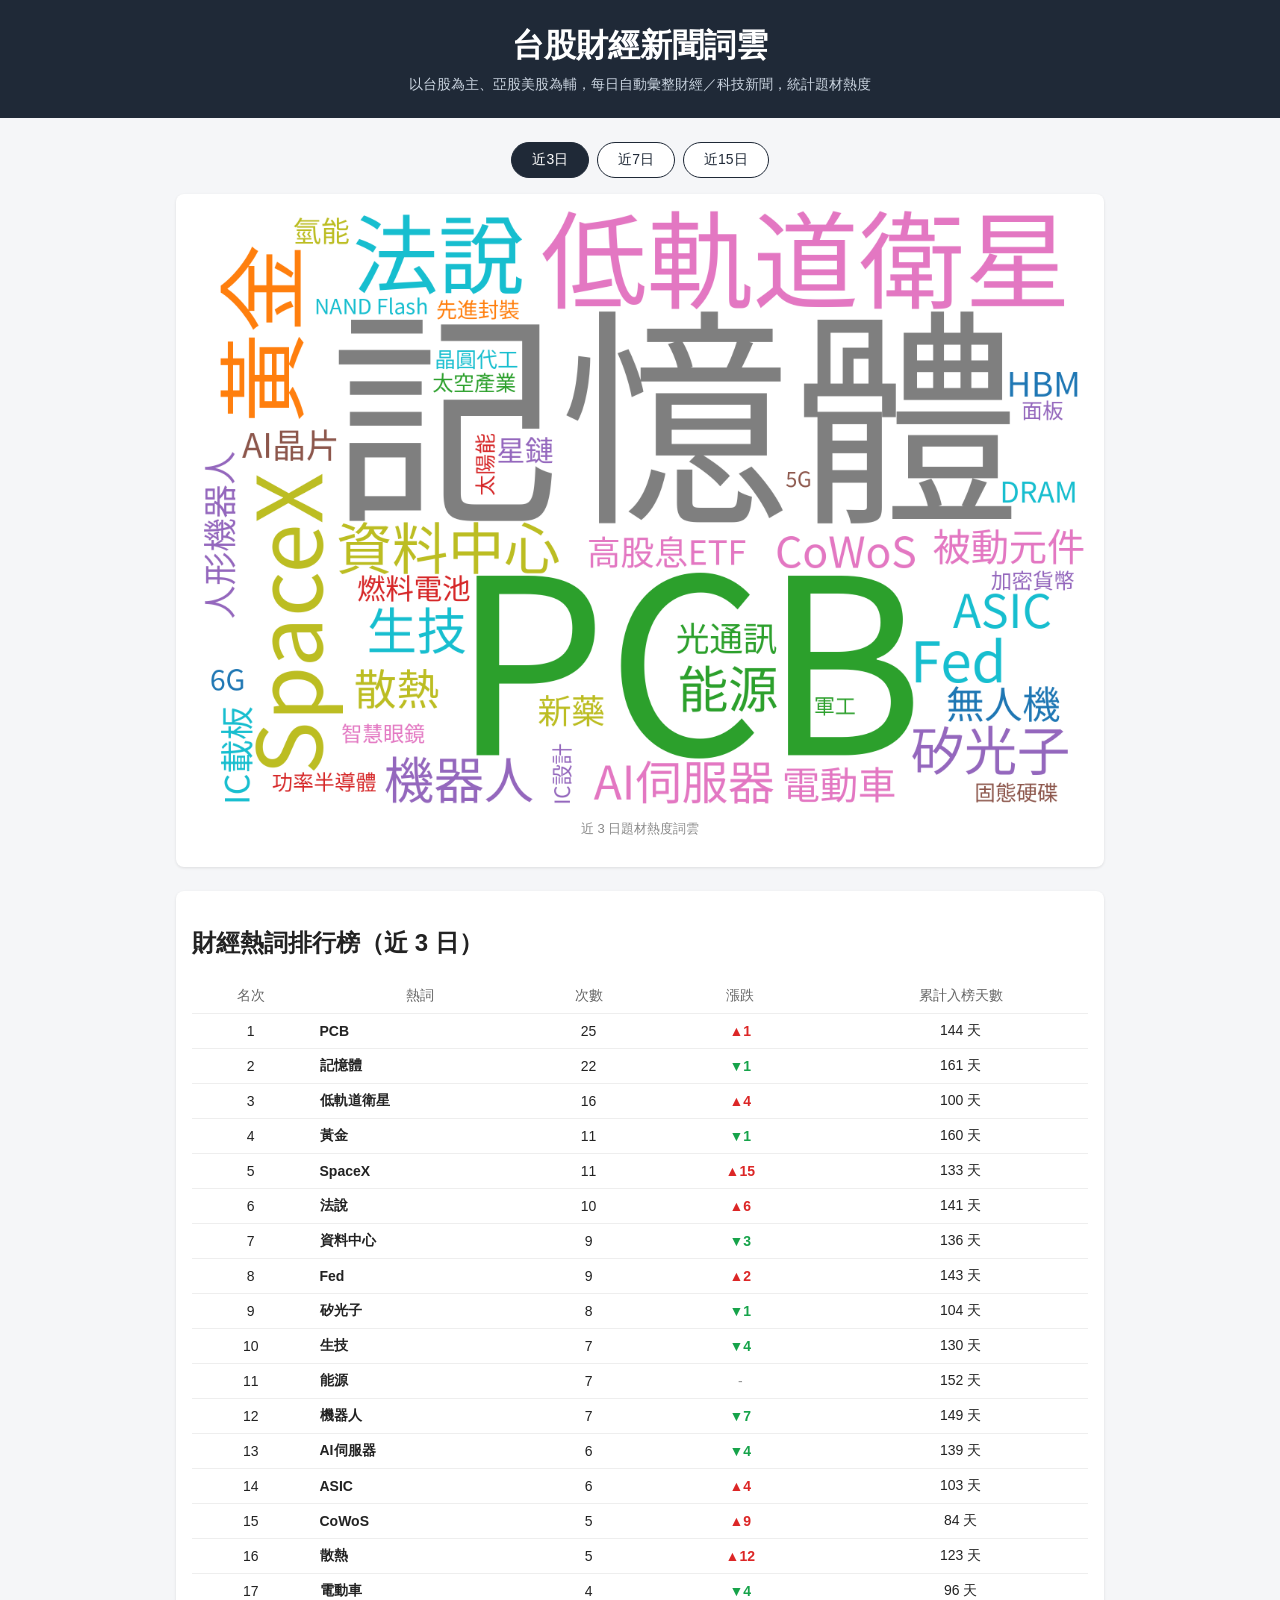
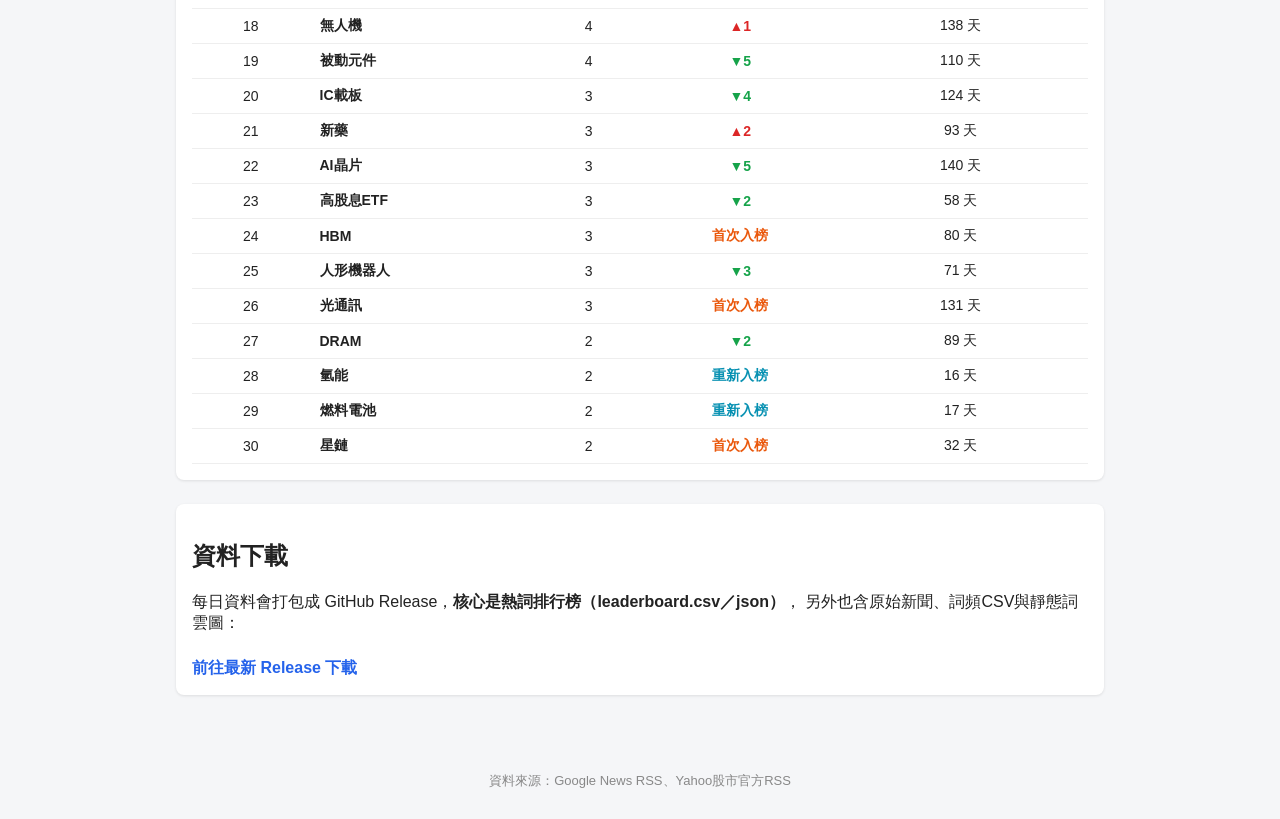
<file: docs/index.html>
<!DOCTYPE html>
<html lang="zh-Hant">
<head>
<meta charset="UTF-8">
<meta name="viewport" content="width=device-width, initial-scale=1.0">
<title>台股財經新聞詞雲</title>
<link rel="stylesheet" href="style.css">
</head>
<body>
  <header>
    <h1>台股財經新聞詞雲</h1>
    <p class="subtitle">以台股為主、亞股美股為輔，每日自動彙整財經／科技新聞，統計題材熱度</p>
  </header>

  <main>
    <section class="tabs">
      <button class="tab-btn active" data-days="3">近3日</button>
      <button class="tab-btn" data-days="7">近7日</button>
      <button class="tab-btn" data-days="15">近15日</button>
    </section>

    <section class="wordcloud-section">
      <img id="wordcloud-img" alt="題材熱度詞雲">
      <p id="wordcloud-status" class="status"></p>
    </section>

    <section class="leaderboard-section">
      <h2 id="leaderboard-heading">財經熱詞排行榜（近 3 日）</h2>
      <table id="leaderboard-table">
        <thead>
          <tr>
            <th>名次</th>
            <th>熱詞</th>
            <th>次數</th>
            <th>漲跌</th>
            <th>累計入榜天數</th>
          </tr>
        </thead>
        <tbody></tbody>
      </table>
    </section>

    <section class="download-section">
      <h2>資料下載</h2>
      <p>每日資料會打包成 GitHub Release，<strong>核心是熱詞排行榜（leaderboard.csv／json）</strong>，
        另外也含原始新聞、詞頻CSV與靜態詞雲圖：</p>
      <a href="https://github.com/w2xg2022/twstock-wordcloud/releases/latest">前往最新 Release 下載</a>
    </section>
  </main>

  <footer>
    <p>資料來源：Google News RSS、Yahoo股市官方RSS</p>
  </footer>

  <script src="app.js"></script>
</body>
</html>
</file>
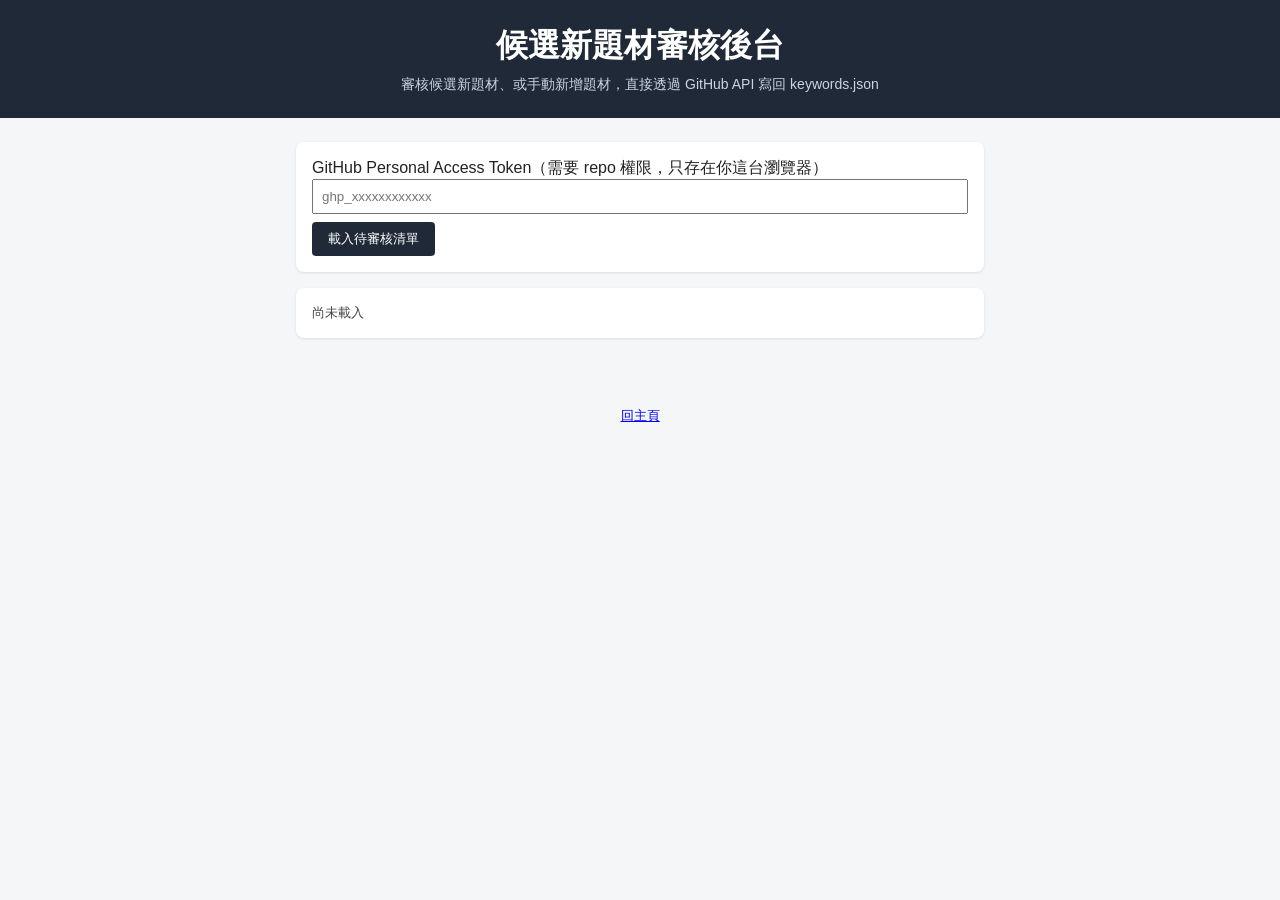
<file: docs/admin.html>
<!DOCTYPE html>
<html lang="zh-Hant">
<head>
<meta charset="UTF-8">
<meta name="viewport" content="width=device-width, initial-scale=1.0">
<title>候選新題材審核後台</title>
<link rel="stylesheet" href="style.css">
<style>
  main { max-width: 720px; }
  .token-box, .pending-item, .log-box {
    background: #fff; border-radius: 8px; padding: 16px;
    margin-bottom: 16px; box-shadow: 0 1px 3px rgba(0,0,0,0.1);
  }
  .token-box input[type="password"] { width: 100%; padding: 8px; box-sizing: border-box; }
  .pending-item { display: flex; flex-wrap: wrap; gap: 8px; align-items: center; }
  .pending-item .word { font-weight: bold; font-size: 16px; min-width: 90px; }
  .pending-item .meta { color: #888; font-size: 12px; width: 100%; }
  .pending-item select, .pending-item input[type="text"] { padding: 6px; }
  .pending-item input[type="text"] { flex: 1; min-width: 120px; }
  button.approve { background: #16a34a; color: #fff; border: none; padding: 6px 14px; border-radius: 4px; cursor: pointer; }
  button.reject { background: #dc2626; color: #fff; border: none; padding: 6px 14px; border-radius: 4px; cursor: pointer; }
  button.reload { background: #1f2937; color: #fff; border: none; padding: 8px 16px; border-radius: 4px; cursor: pointer; }
  .finish-box { background: #fff; border-radius: 8px; padding: 16px; margin-bottom: 16px; box-shadow: 0 1px 3px rgba(0,0,0,0.1); }
  .finish-box p { margin: 0 0 8px; font-size: 14px; color: #444; }
  button.finish { background: #ea580c; color: #fff; border: none; padding: 10px 18px; border-radius: 4px; cursor: pointer; font-weight: bold; }
  .log-box { font-size: 13px; color: #444; white-space: pre-wrap; max-height: 200px; overflow-y: auto; }
  .manual-box { background: #fff; border-radius: 8px; padding: 16px; margin-bottom: 16px; box-shadow: 0 1px 3px rgba(0,0,0,0.1); }
  .manual-box h2 { margin: 0 0 6px; font-size: 18px; }
  .manual-box p { margin: 0 0 10px; font-size: 14px; color: #444; }
  .manual-row { display: flex; flex-wrap: wrap; gap: 8px; align-items: center; }
  .manual-row input[type="text"], .manual-row select { padding: 6px; }
  .manual-row select { min-width: 120px; }
  .manual-row #manual-synonyms { flex: 1; min-width: 140px; }
  .view-themes { position: relative; font-size: 14px; font-weight: normal; margin-left: 10px; }
  .view-themes a { color: #2563eb; text-decoration: none; }
  .themes-drawer {
    display: none; position: absolute; z-index: 10; top: 100%; left: 0;
    width: 340px; max-height: 360px; overflow-y: auto;
    background: #fff; border: 1px solid #ddd; border-radius: 8px;
    box-shadow: 0 4px 16px rgba(0,0,0,0.15); padding: 12px; margin-top: 4px;
    font-size: 13px; line-height: 1.6; color: #333; text-align: left; cursor: default;
  }
  .view-themes:hover .themes-drawer { display: block; }
  .themes-drawer .cat { font-weight: bold; color: #1f2937; margin-top: 8px; }
  .themes-drawer .cat:first-child { margin-top: 0; }
  .themes-drawer .words { color: #555; }
</style>
</head>
<body>
  <header>
    <h1>候選新題材審核後台</h1>
    <p class="subtitle">審核候選新題材、或手動新增題材，直接透過 GitHub API 寫回 keywords.json</p>
  </header>

  <main>
    <section class="token-box">
      <label for="token-input">GitHub Personal Access Token（需要 repo 權限，只存在你這台瀏覽器）</label>
      <input type="password" id="token-input" placeholder="ghp_xxxxxxxxxxxx">
      <button class="reload" id="reload-btn" style="margin-top:8px;">載入待審核清單</button>
    </section>

    <div id="app-body" style="display:none;">
    <section class="manual-box">
      <h2>手動新增題材
        <span class="view-themes">
          <a href="#" id="view-themes-link">查看題材</a>
          <div class="themes-drawer" id="themes-drawer">載入後顯示現有題材</div>
        </span>
      </h2>
      <p>不用等系統發現，直接把你想追蹤的題材加進 keywords.json：</p>
      <div class="manual-row">
        <input type="text" id="manual-name" placeholder="題材名稱（例：矽光子）">
        <select id="manual-category"></select>
        <input type="text" id="manual-synonyms" placeholder="同義詞（逗號分隔，可留空）">
        <button class="approve" id="manual-add-btn">新增</button>
      </div>
    </section>

    <section id="pending-list"></section>

    <section class="finish-box">
      <p>核准想要的題材後，剩下未處理的可一鍵拒絕（都會加入停用詞，不再重複出現）：</p>
      <button class="finish" id="finish-btn">完成審核（將其餘候選全部拒絕）</button>
    </section>
    </div>

    <section class="log-box" id="log-box">尚未載入</section>
  </main>

  <footer>
    <p><a href="index.html">回主頁</a></p>
  </footer>

  <script src="admin.js"></script>
</body>
</html>
</file>
<file: docs/style.css>
* { box-sizing: border-box; }
body {
  font-family: "Noto Sans TC", "PingFang TC", "Microsoft JhengHei", sans-serif;
  margin: 0;
  background: #f5f6f8;
  color: #222;
}
header {
  padding: 24px 16px;
  text-align: center;
  background: #1f2937;
  color: #fff;
}
header h1 { margin: 0 0 8px; }
.subtitle { margin: 0; color: #cbd5e1; font-size: 14px; }
main {
  max-width: 960px;
  margin: 0 auto;
  padding: 24px 16px;
}
.tabs {
  display: flex;
  gap: 8px;
  justify-content: center;
  margin-bottom: 16px;
}
.tab-btn {
  padding: 8px 20px;
  border: 1px solid #1f2937;
  background: #fff;
  color: #1f2937;
  border-radius: 20px;
  cursor: pointer;
  font-size: 14px;
}
.tab-btn.active {
  background: #1f2937;
  color: #fff;
}
.wordcloud-section, .download-section, .leaderboard-section {
  background: #fff;
  border-radius: 8px;
  padding: 16px;
  margin-bottom: 24px;
  box-shadow: 0 1px 3px rgba(0,0,0,0.1);
}
#leaderboard-table {
  width: 100%;
  border-collapse: collapse;
  font-size: 14px;
}
#leaderboard-table th, #leaderboard-table td {
  padding: 8px 10px;
  text-align: center;
  border-bottom: 1px solid #eee;
}
#leaderboard-table th {
  color: #666;
  font-weight: normal;
}
#leaderboard-table td:nth-child(2) {
  text-align: left;
  font-weight: bold;
}
.chg-up { color: #dc2626; font-weight: bold; }
.chg-down { color: #16a34a; font-weight: bold; }
.chg-new { color: #ea580c; font-weight: bold; }
.chg-back { color: #0891b2; font-weight: bold; }
.chg-flat { color: #999; }
#wordcloud-img {
  width: 100%;
  height: auto;
  display: block;
  border-radius: 4px;
}
.status { text-align: center; color: #888; font-size: 13px; }
.download-section a {
  display: inline-block;
  margin-top: 8px;
  color: #2563eb;
  text-decoration: none;
  font-weight: bold;
}
footer {
  text-align: center;
  padding: 16px;
  color: #888;
  font-size: 13px;
}
</file>
